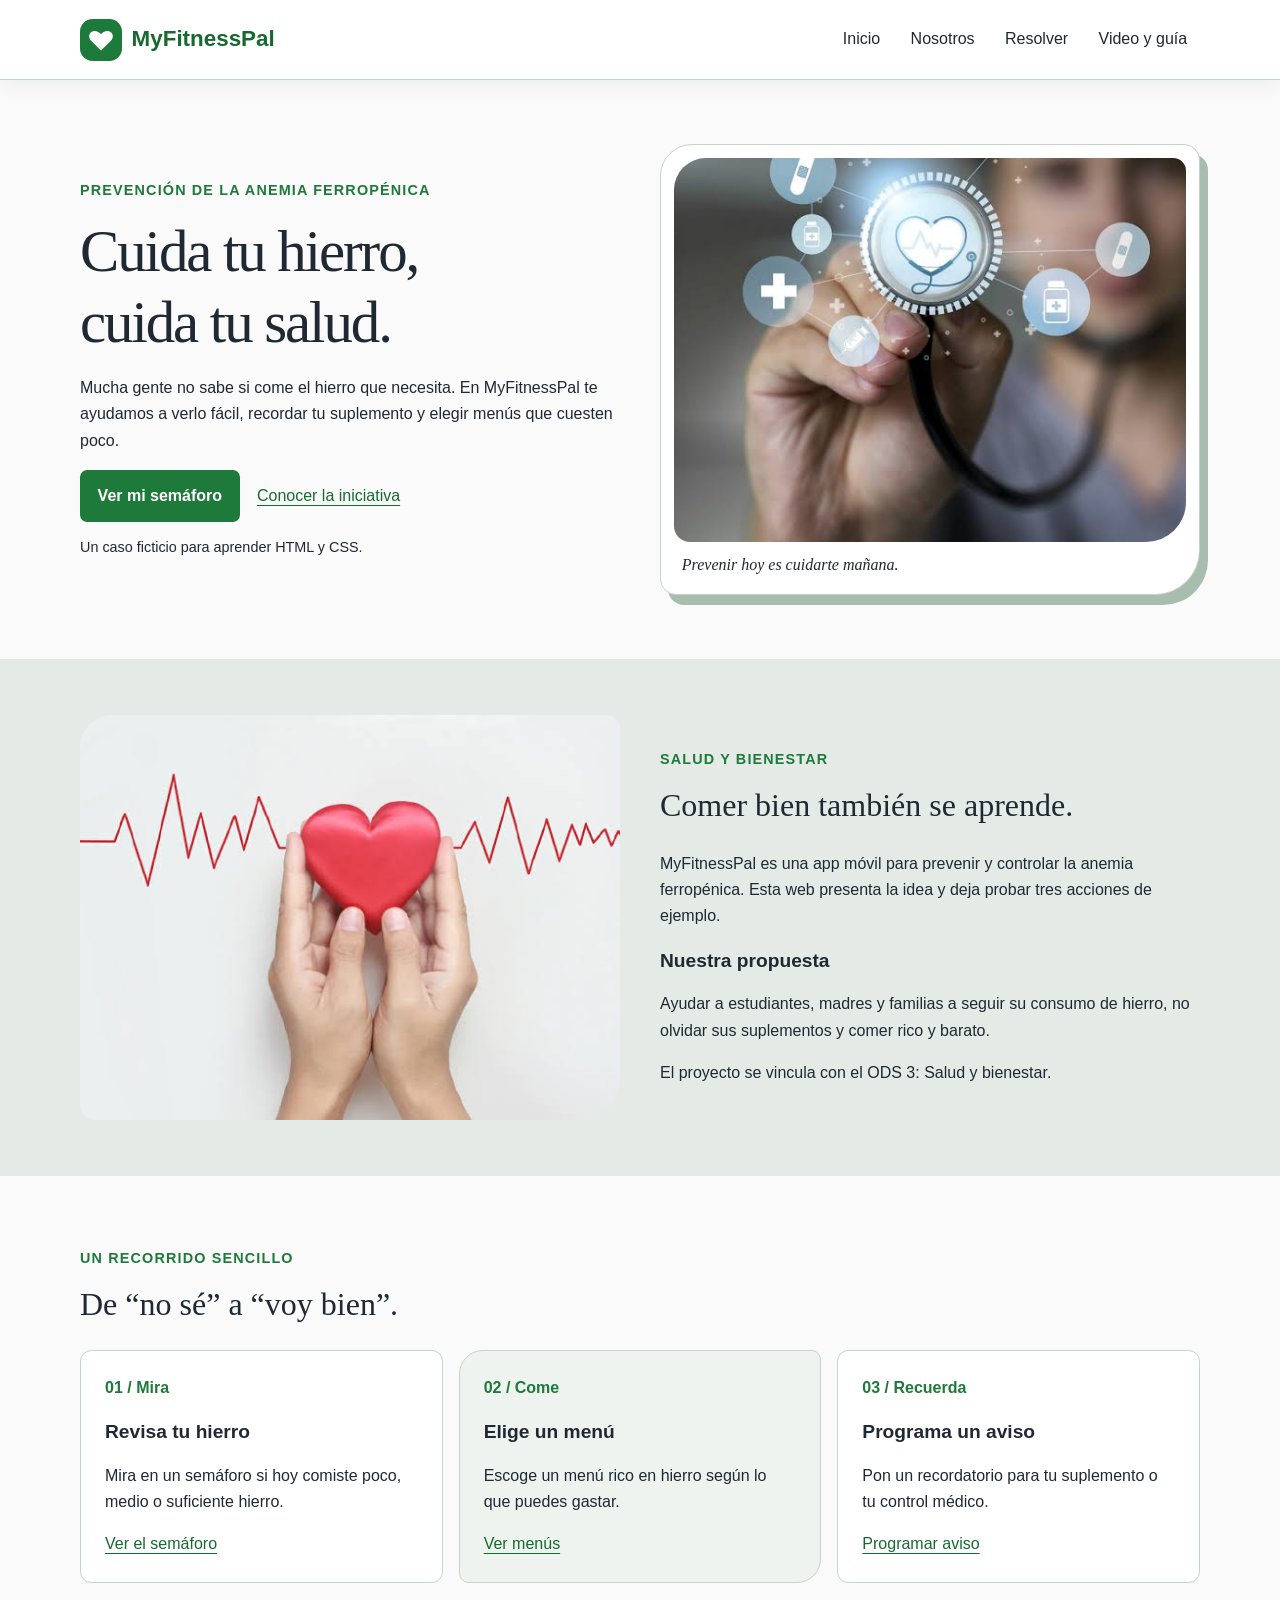
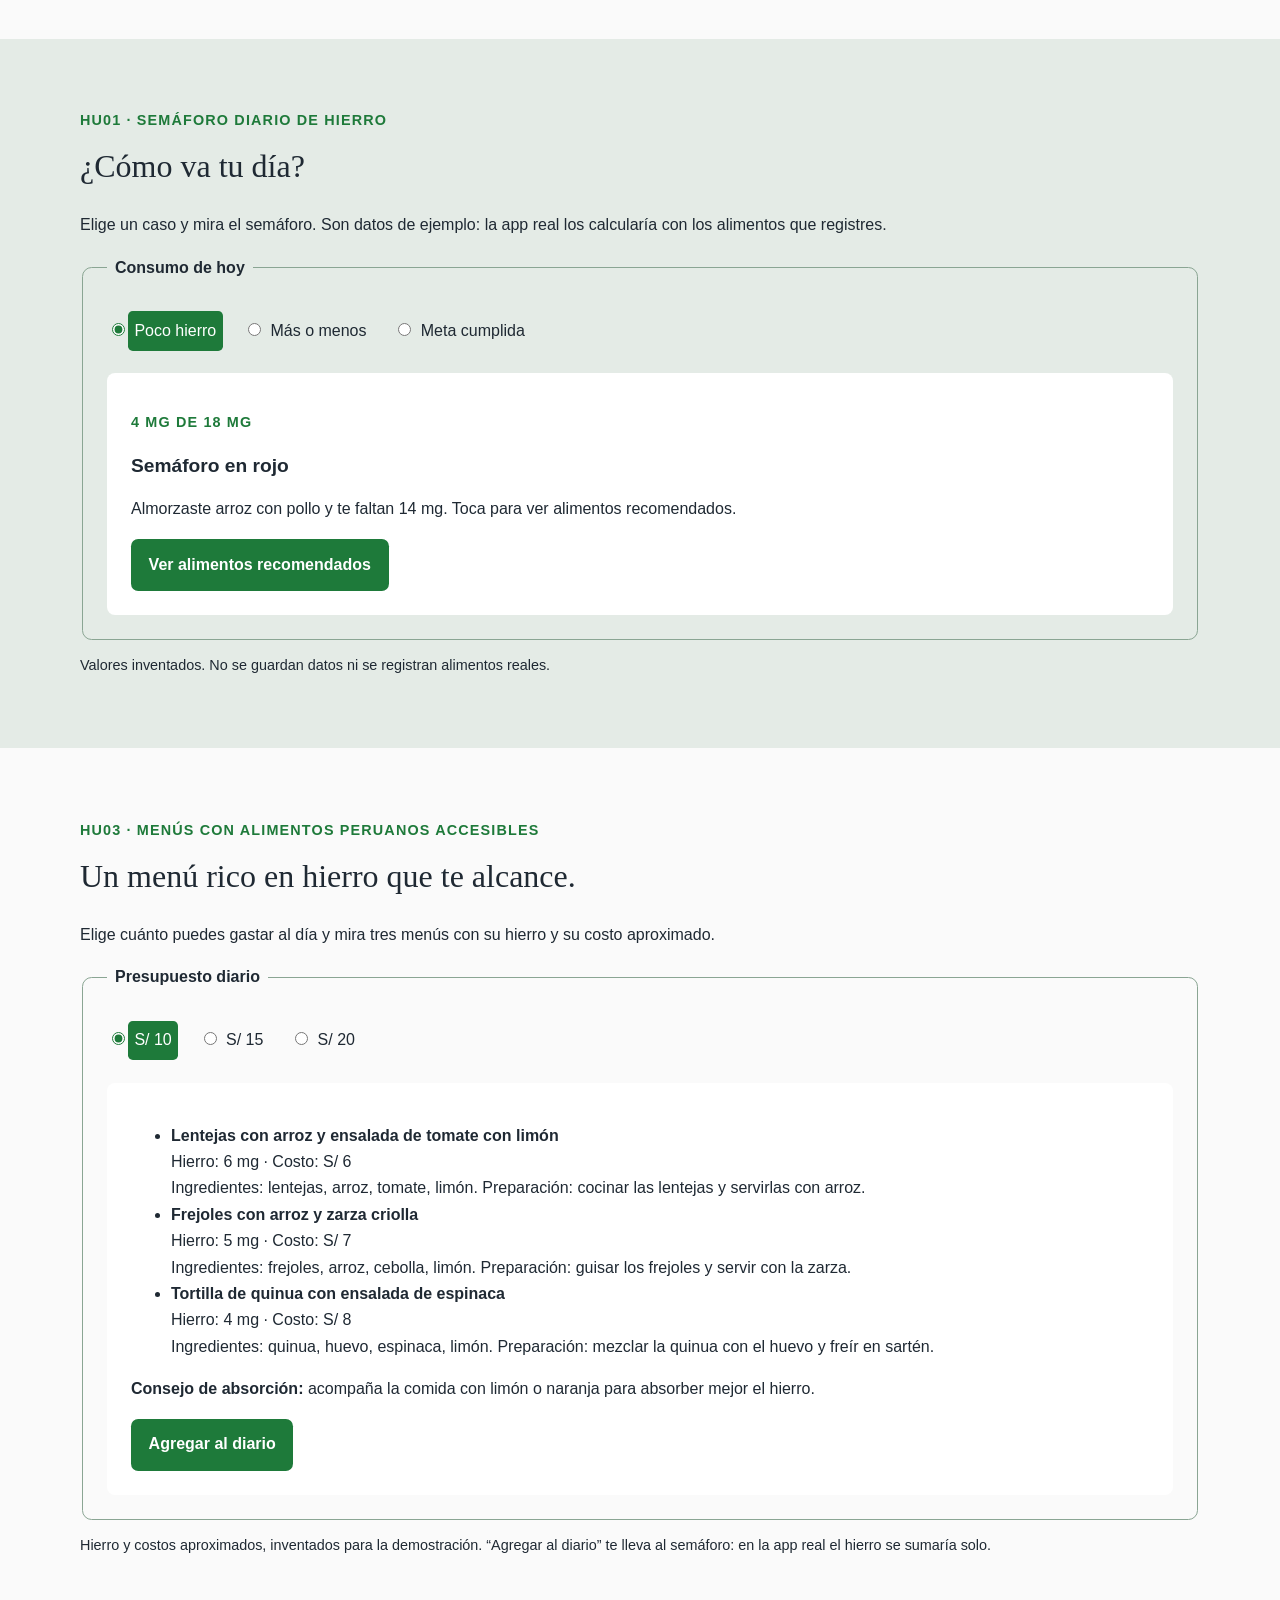
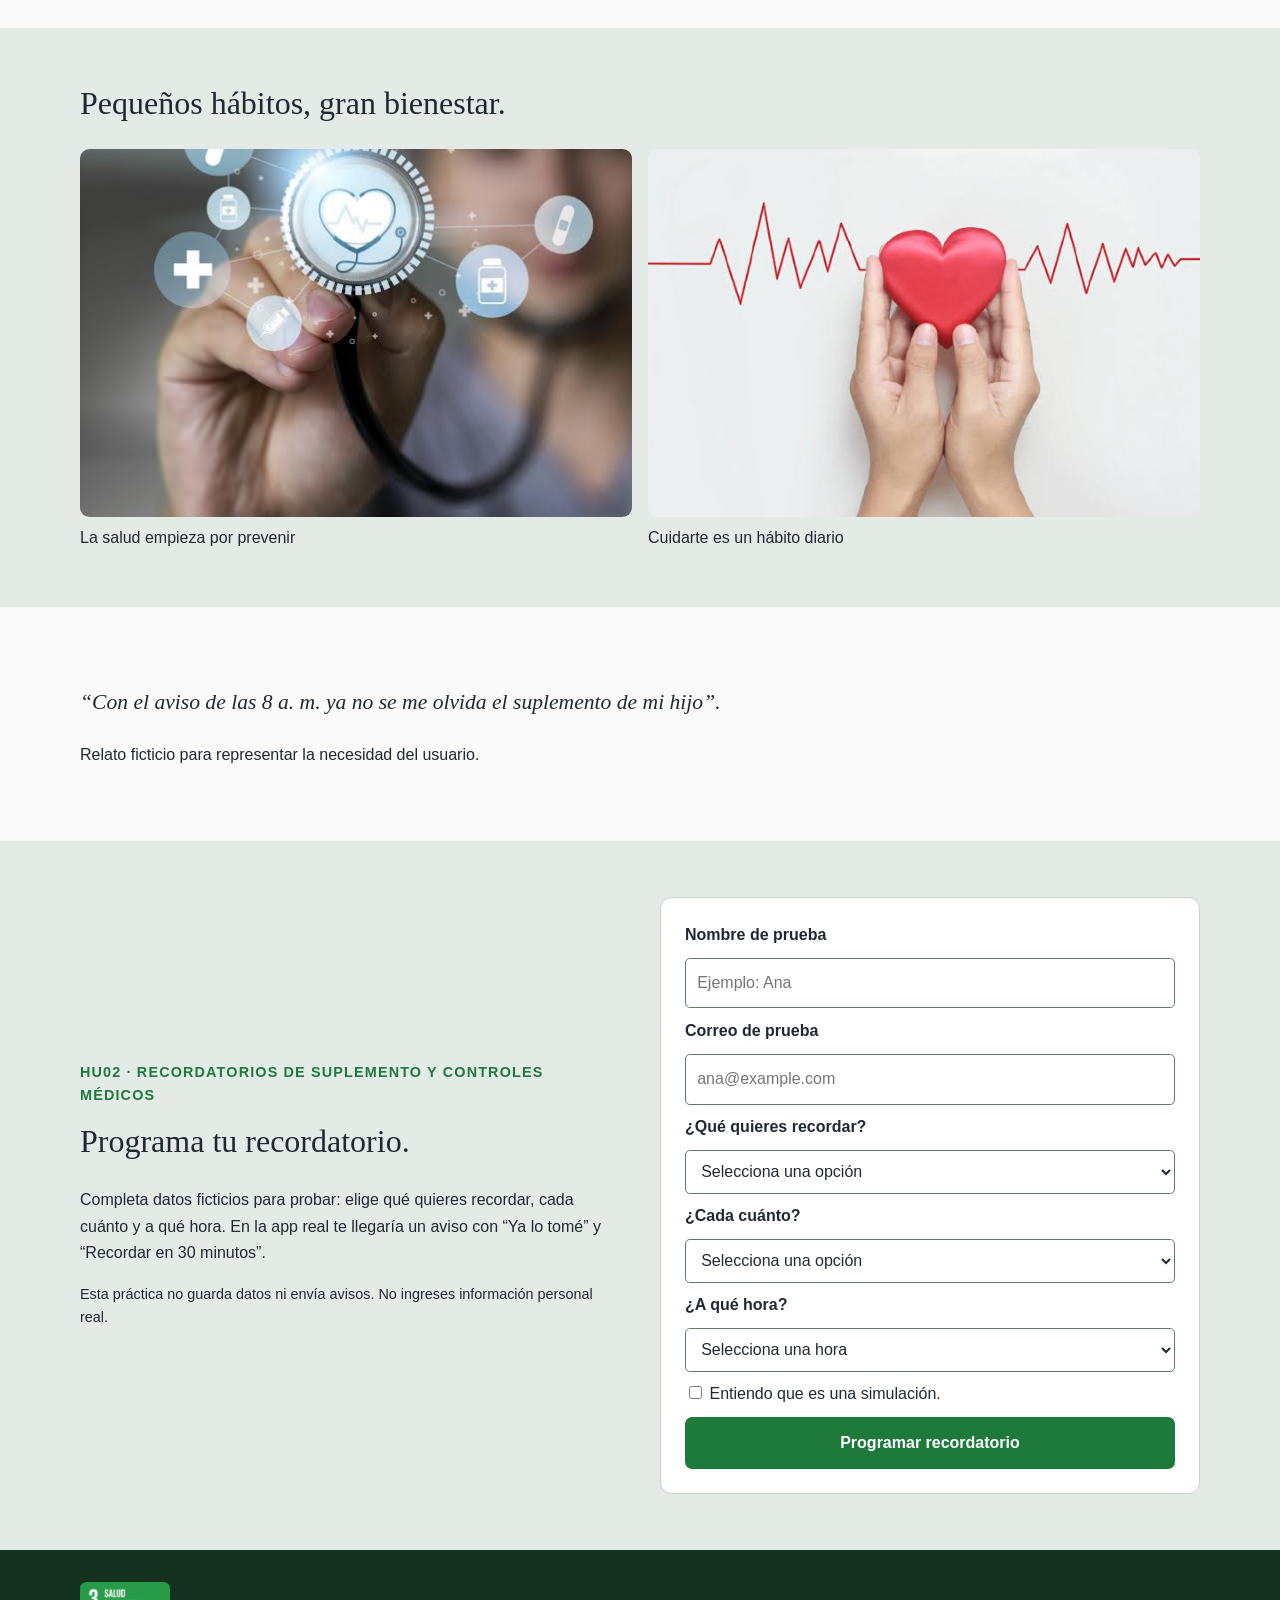
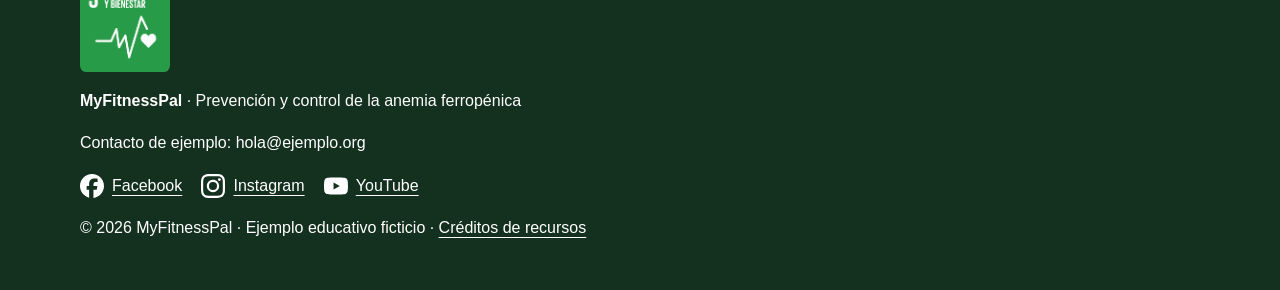
<file: myfitnesspal/web_site/index.html>
<!DOCTYPE html>
<html lang="es">

<head>
  <meta charset="UTF-8">
  <!-- PASO 1: permite que el navegador use el ancho real del celular. -->
  <meta name="viewport" content="width=device-width, initial-scale=1.0">
  <title>Inicio | MyFitnessPal</title>
  <!-- PASO 2: conectar este HTML con el archivo CSS compartido. -->
  <link rel="stylesheet" href="css/estilos.css">
  <!-- Este icono aparece en la pestaña del navegador. -->
  <link rel="icon" type="image/svg+xml" href="iconos/favicon.svg">

</head>

<body>
  <a class="saltar" href="#contenido">Saltar al contenido</a>
  <!-- PASO 3: este header permanece visible con position: sticky en CSS. -->
  <header class="cabecera">
    <div class="contenedor barra">
      <a class="marca" href="index.html"><img src="iconos/favicon.svg" alt="" width="42" height="42">MyFitnessPal</a>
      <button id="boton-menu" class="boton-menu" type="button" aria-expanded="false" aria-controls="navegacion"
        aria-label="Abrir menú">
        <span class="icono-menu" aria-hidden="true"></span><span id="texto-menu">Menú</span>
      </button>
      <!-- PASO 4: la lista principal se ordena horizontalmente con Flexbox. -->
      <nav id="navegacion" aria-label="Navegación principal">
        <ul class="menu">
          <li><a href="index.html#inicio">Inicio</a></li>
          <li><a href="index.html#nosotros">Nosotros</a></li>
          <li>
            <!-- details abre el submenú con clic, Enter o toque; no necesita JS. -->
            <details class="desplegable">
              <summary>Resolver</summary>
              <!-- Esta lista es el menú vertical desplegable: una opción por HU. -->
              <ul class="submenu">
                <li><a href="index.html#orientador">Semáforo de hierro</a></li>
                <li><a href="index.html#menus">Menús por presupuesto</a></li>
                <li><a href="index.html#contacto">Recordatorios</a></li>
              </ul>
            </details>
          </li>
          <li><a href="recursos.html">Video y guía</a></li>
        </ul>
      </nav>
    </div>
  </header>
  <main id="contenido">
    <!-- PASO 5: el inicio está en la sección, no en el header sticky. -->
    <section id="inicio" class="hero contenedor dos-columnas" aria-labelledby="titulo">
      <div>
        <p class="etiqueta">Prevención de la anemia ferropénica</p>
        <h1 id="titulo">Cuida tu hierro,<br>cuida tu salud.</h1>
        <p>Mucha gente no sabe si come el hierro que necesita. En MyFitnessPal te ayudamos a verlo fácil, recordar tu
          suplemento y elegir menús que cuesten poco.</p>
        <a class="boton" href="#orientador">Ver mi semáforo</a>
        <a class="enlace" href="recursos.html">Conocer la iniciativa</a>
        <p class="nota">Un caso ficticio para aprender HTML y CSS.</p>
      </div>
      <figure class="postal"><img class="foto" src="imagenes/imagenODS3.jpg"
          alt="Mano sosteniendo un estetoscopio digital con íconos de salud" width="554" height="554">
        <figcaption>Prevenir hoy es cuidarte mañana.</figcaption>
      </figure>
    </section>
    <section id="nosotros" class="seccion fondo">
      <div class="contenedor dos-columnas">
        <img class="foto" src="imagenes/image2s.jpg" alt="Manos sosteniendo un corazón rojo sobre una línea de latidos"
          width="739" height="415" loading="lazy">
        <div>
          <p class="etiqueta">Salud y bienestar</p>
          <h2>Comer bien también se aprende.</h2>
          <p>MyFitnessPal es una app móvil para prevenir y controlar la anemia ferropénica. Esta web presenta la idea y
            deja probar tres acciones de ejemplo.</p>
          <h3>Nuestra propuesta</h3>
          <p>Ayudar a estudiantes, madres y familias a seguir su consumo de hierro, no olvidar sus suplementos y comer
            rico y barato.</p>
          <p>El proyecto se vincula con el ODS 3: Salud y bienestar.</p>
        </div>
      </div>
    </section>
    <section id="servicios" class="seccion contenedor">
      <p class="etiqueta">Un recorrido sencillo</p>
      <h2>De “no sé” a “voy bien”.</h2>
      <div class="tarjetas">
        <article class="tarjeta"><span class="numero">01 / Mira</span>
          <h3>Revisa tu hierro</h3>
          <p>Mira en un semáforo si hoy comiste poco, medio o suficiente hierro.</p><a href="#orientador">Ver el
            semáforo</a>
        </article>
        <article class="tarjeta"><span class="numero">02 / Come</span>
          <h3>Elige un menú</h3>
          <p>Escoge un menú rico en hierro según lo que puedes gastar.</p><a href="#menus">Ver menús</a>
        </article>
        <article class="tarjeta"><span class="numero">03 / Recuerda</span>
          <h3>Programa un aviso</h3>
          <p>Pon un recordatorio para tu suplemento o tu control médico.</p><a href="#contacto">Programar aviso</a>
        </article>
      </div>
    </section>
    <section id="orientador" class="seccion fondo">
      <div class="contenedor">
        <p class="etiqueta">HU01 · Semáforo diario de hierro</p>
        <h2>¿Cómo va tu día?</h2>
        <p>Elige un caso y mira el semáforo. Son datos de ejemplo: la app real los calcularía con los alimentos que
          registres.</p>
        <!-- PASO 7: mismo name, distintos id. Los radios controlan paneles con CSS. -->
        <fieldset class="orientador">
          <legend>Consumo de hoy</legend>
          <input type="radio" name="consumo" id="rojo" checked><label for="rojo">Poco hierro</label>
          <input type="radio" name="consumo" id="amarillo"><label for="amarillo">Más o menos</label>
          <input type="radio" name="consumo" id="verde"><label for="verde">Meta cumplida</label>
          <div class="resultados">
            <div class="respuesta rojo">
              <p class="etiqueta">4 mg de 18 mg</p>
              <h3>Semáforo en rojo</h3>
              <p>Almorzaste arroz con pollo y te faltan 14 mg. Toca para ver alimentos recomendados.</p>
            </div>
            <div class="respuesta amarillo">
              <p class="etiqueta">12 mg de 18 mg</p>
              <h3>Semáforo en amarillo</h3>
              <p>Ya pasaste la mitad de tu meta. Te faltan 6 mg.</p>
            </div>
            <div class="respuesta verde">
              <p class="etiqueta">18 mg de 18 mg</p>
              <h3>Semáforo en verde</h3>
              <p>¡Meta cumplida! Hoy comiste el hierro que necesitas.</p>
            </div>
            <a class="boton" href="#menus">Ver alimentos recomendados</a>
          </div>
        </fieldset>
        <p class="nota">Valores inventados. No se guardan datos ni se registran alimentos reales.</p>
      </div>
    </section>
    <section id="menus" class="seccion contenedor">
      <p class="etiqueta">HU03 · Menús con alimentos peruanos accesibles</p>
      <h2>Un menú rico en hierro que te alcance.</h2>
      <p>Elige cuánto puedes gastar al día y mira tres menús con su hierro y su costo aproximado.</p>
      <fieldset class="orientador">
        <legend>Presupuesto diario</legend>
        <input type="radio" name="presupuesto" id="p10" checked><label for="p10">S/ 10</label>
        <input type="radio" name="presupuesto" id="p15"><label for="p15">S/ 15</label>
        <input type="radio" name="presupuesto" id="p20"><label for="p20">S/ 20</label>
        <div class="resultados">
          <div class="respuesta p10">
            <ul>
              <li><strong>Lentejas con arroz y ensalada de tomate con limón</strong><br>Hierro: 6 mg · Costo: S/
                6<br>Ingredientes: lentejas, arroz, tomate, limón. Preparación: cocinar las lentejas y servirlas con
                arroz.</li>
              <li><strong>Frejoles con arroz y zarza criolla</strong><br>Hierro: 5 mg · Costo: S/ 7<br>Ingredientes:
                frejoles, arroz, cebolla, limón. Preparación: guisar los frejoles y servir con la zarza.</li>
              <li><strong>Tortilla de quinua con ensalada de espinaca</strong><br>Hierro: 4 mg · Costo: S/
                8<br>Ingredientes: quinua, huevo, espinaca, limón. Preparación: mezclar la quinua con el huevo y freír
                en sartén.</li>
            </ul>
            <p><strong>Consejo de absorción:</strong> acompaña la comida con limón o naranja para absorber mejor el
              hierro.</p><a class="boton" href="#orientador">Agregar al diario</a>
          </div>
          <div class="respuesta p15">
            <ul>
              <li><strong>Sangrecita salteada con arroz</strong><br>Hierro: 11 mg · Costo: S/ 12<br>Ingredientes:
                sangrecita, cebolla, ají panca, arroz. Preparación: saltear la sangrecita con cebolla y ají.</li>
              <li><strong>Hígado encebollado con arroz y papa</strong><br>Hierro: 9 mg · Costo: S/ 13<br>Ingredientes:
                hígado, cebolla, arroz, papa. Preparación: dorar el hígado con cebolla a fuego alto.</li>
              <li><strong>Lentejas con pollo y ensalada de betarraga con naranja</strong><br>Hierro: 7 mg · Costo: S/
                14<br>Ingredientes: lentejas, pollo, betarraga, naranja. Preparación: cocinar las lentejas con el pollo
                desmenuzado.</li>
            </ul>
            <p><strong>Consejo de absorción:</strong> acompaña la comida con limón o naranja para absorber mejor el
              hierro.</p><a class="boton" href="#orientador">Agregar al diario</a>
          </div>
          <div class="respuesta p20">
            <ul>
              <li><strong>Sangrecita con quinua y ensalada con naranja</strong><br>Hierro: 12 mg · Costo: S/
                16<br>Ingredientes: sangrecita, quinua, tomate, naranja. Preparación: saltear la sangrecita y servir
                sobre la quinua.</li>
              <li><strong>Hígado a la plancha con quinua y ensalada con limón</strong><br>Hierro: 10 mg · Costo: S/
                18<br>Ingredientes: hígado, quinua, tomate, limón. Preparación: cocinar el hígado a la plancha con poco
                aceite.</li>
              <li><strong>Pallares con bonito y arroz</strong><br>Hierro: 6 mg · Costo: S/ 19<br>Ingredientes: pallares,
                bonito, arroz, ají amarillo. Preparación: guisar los pallares y agregar el bonito en trozos.</li>
            </ul>
            <p><strong>Consejo de absorción:</strong> acompaña la comida con limón o naranja para absorber mejor el
              hierro.</p><a class="boton" href="#orientador">Agregar al diario</a>
          </div>
        </div>
      </fieldset>
      <p class="nota">Hierro y costos aproximados, inventados para la demostración. “Agregar al diario” te lleva al
        semáforo: en la app real el hierro se sumaría solo.</p>
    </section>
    <section id="galeria" class="seccion fondo">
      <div class="contenedor">
        <h2>Pequeños hábitos, gran bienestar.</h2>
        <div class="galeria">
          <figure><img src="imagenes/imagenODS3.jpg" alt="Estetoscopio digital con íconos de salud" width="554"
              height="554" loading="lazy">
            <figcaption>La salud empieza por prevenir</figcaption>
          </figure>
          <figure><img src="imagenes/image2s.jpg" alt="Manos cuidando un corazón rojo" width="739" height="415"
              loading="lazy">
            <figcaption>Cuidarte es un hábito diario</figcaption>
          </figure>
        </div>
      </div>
    </section>
    <section id="testimonios" class="seccion contenedor">
      <blockquote>“Con el aviso de las 8 a. m. ya no se me olvida el suplemento de mi hijo”.</blockquote>
      <p>Relato ficticio para representar la necesidad del usuario.</p>
    </section>
    <section id="contacto" class="seccion fondo">
      <div class="contenedor dos-columnas">
        <div>
          <p class="etiqueta">HU02 · Recordatorios de suplemento y controles médicos</p>
          <h2>Programa tu recordatorio.</h2>
          <p>Completa datos ficticios para probar: elige qué quieres recordar, cada cuánto y a qué hora. En la app real
            te llegaría un aviso con “Ya lo tomé” y “Recordar en 30 minutos”.</p>
          <p class="nota">Esta práctica no guarda datos ni envía avisos. No ingreses información personal real.</p>
        </div>
        <!-- PASO 8: required valida campos. Sin name: no añadimos datos a la URL. -->
        <form action="confirmacion.html" method="get" class="formulario">
          <label for="nombre">Nombre de prueba</label><input id="nombre" type="text" required maxlength="60"
            placeholder="Ejemplo: Ana" autocomplete="off">
          <label for="correo">Correo de prueba</label><input id="correo" type="email" required
            placeholder="ana@example.com" autocomplete="off">
          <label for="tipo">¿Qué quieres recordar?</label><select id="tipo" required>
            <option value="">Selecciona una opción</option>
            <option>Suplemento de hierro</option>
            <option>Control de hemoglobina</option>
          </select>
          <label for="frecuencia">¿Cada cuánto?</label><select id="frecuencia" required>
            <option value="">Selecciona una opción</option>
            <option>Todos los días</option>
            <option>Cada semana</option>
            <option>Cada mes</option>
          </select>
          <label for="hora">¿A qué hora?</label><select id="hora" required>
            <option value="">Selecciona una hora</option>
            <option>8:00 a. m.</option>
            <option>12:00 m.</option>
            <option>8:00 p. m.</option>
          </select>
          <div><input id="acepto" type="checkbox" required> <label for="acepto">Entiendo que es una simulación.</label>
          </div>
          <button type="submit" class="boton">Programar recordatorio</button>
        </form>
      </div>
    </section>
  </main>
  <!-- PASO FINAL: pie compartido por las páginas del sitio. -->
  <footer class="pie">
    <div class="contenedor">
      <img class="ods" src="imagenes/S_SDG-goals_icons-individual-rgb-03.png"
        alt="Objetivo de Desarrollo Sostenible 3: Salud y bienestar" width="90" height="90">
      <p><strong>MyFitnessPal</strong> · Prevención y control de la anemia ferropénica</p>
      <p>Contacto de ejemplo: hola@ejemplo.org</p>
      <nav class="redes" aria-label="Redes sociales de referencia">
        <!-- Son páginas generales de las redes; reemplazar por cuentas del proyecto. -->
        <a href="https://www.facebook.com/" target="_blank" rel="noopener noreferrer"><img src="iconos/facebook.svg"
            alt="" width="24" height="24">Facebook</a>
        <a href="https://www.instagram.com/" target="_blank" rel="noopener noreferrer"><img src="iconos/instagram.svg"
            alt="" width="24" height="24">Instagram</a>
        <a href="https://www.youtube.com/" target="_blank" rel="noopener noreferrer"><img src="iconos/youtube.svg"
            alt="" width="24" height="24">YouTube</a>
      </nav>
      <p>© 2026 MyFitnessPal · Ejemplo educativo ficticio · <a href="FUENTES.txt">Créditos de recursos</a></p>
    </div>
  </footer>
   <script src="js/menu.js" defer></script>
</body>

</html>
</file>
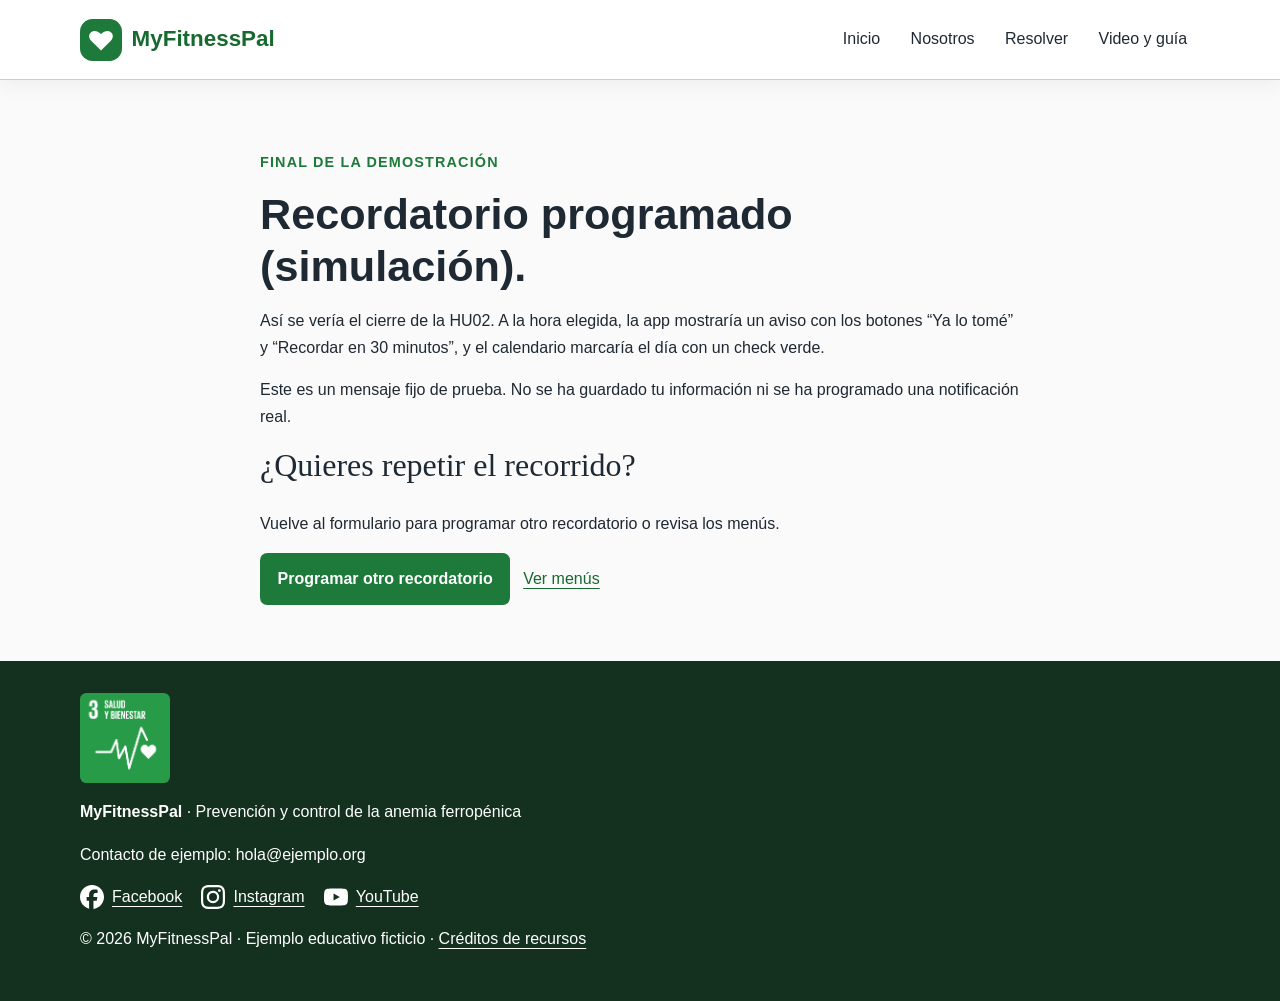
<file: myfitnesspal/web_site/confirmacion.html>
<!DOCTYPE html>
<html lang="es">

<head>
  <meta charset="UTF-8">
  <!-- PASO 1: permite que el navegador use el ancho real del celular. -->
  <meta name="viewport" content="width=device-width, initial-scale=1.0">
  <title>Recordatorio programado | MyFitnessPal</title>
  <!-- PASO 2: conectar este HTML con el archivo CSS compartido. -->
  <link rel="stylesheet" href="css/estilos.css">
  <!-- Este icono aparece en la pestaña del navegador. -->
  <link rel="icon" type="image/svg+xml" href="iconos/favicon.svg">
 
</head>

<body>
  <a class="saltar" href="#contenido">Saltar al contenido</a>
  <!-- PASO 3: este header permanece visible con position: sticky en CSS. -->
  <header class="cabecera">
    <div class="contenedor barra">
      <a class="marca" href="index.html"><img src="iconos/favicon.svg" alt="" width="42" height="42">MyFitnessPal</a>
  
      <button id="boton-menu" class="boton-menu" type="button" aria-expanded="false" aria-controls="navegacion"
        aria-label="Abrir menú">
        <span class="icono-menu" aria-hidden="true"></span><span id="texto-menu">Menú</span>
      </button>
          <!-- PASO 4: la lista principal se ordena horizontalmente con Flexbox. -->
           
      <nav id="navegacion" aria-label="Navegación principal">
          <ul class="menu">
            <li><a href="index.html#inicio">Inicio</a></li>
            <li><a href="index.html#nosotros">Nosotros</a></li>
            <li>
              <!-- details abre el submenú con clic, Enter o toque; no necesita JS. -->
              <details class="desplegable">
                <summary>Resolver</summary>
                <!-- Esta lista es el menú vertical desplegable: una opción por HU. -->
                <ul class="submenu">
                  <li><a href="index.html#orientador">Semáforo de hierro</a></li>
                  <li><a href="index.html#menus">Menús por presupuesto</a></li>
                  <li><a href="index.html#contacto">Recordatorios</a></li>
                </ul>
              </details>
            </li>
            <li><a href="recursos.html">Video y guía</a></li>
          </ul>
        </nav>
    </div>
  </header>
  <main id="contenido" class="contenedor seccion">
    <section class="confirmacion" aria-labelledby="confirmado">
      <p class="etiqueta">Final de la demostración</p>
      <h1 id="confirmado">Recordatorio programado (simulación).</h1>
      <p>Así se vería el cierre de la HU02. A la hora elegida, la app mostraría un aviso con los botones “Ya lo tomé” y
        “Recordar en 30 minutos”, y el calendario marcaría el día con un check verde.</p>
      <p>Este es un mensaje fijo de prueba. No se ha guardado tu información ni se ha programado una notificación real.
      </p>
      <h2>¿Quieres repetir el recorrido?</h2>
      <p>Vuelve al formulario para programar otro recordatorio o revisa los menús.</p><a class="boton"
        href="index.html#contacto">Programar otro recordatorio</a><a class="enlace" href="index.html#menus">Ver
        menús</a>
    </section>
  </main>
  <!-- PASO FINAL: pie compartido por las páginas del sitio. -->
  <footer class="pie">
    <div class="contenedor">
      <img class="ods" src="imagenes/S_SDG-goals_icons-individual-rgb-03.png"
        alt="Objetivo de Desarrollo Sostenible 3: Salud y bienestar" width="90" height="90">
      <p><strong>MyFitnessPal</strong> · Prevención y control de la anemia ferropénica</p>
      <p>Contacto de ejemplo: hola@ejemplo.org</p>
      <nav class="redes" aria-label="Redes sociales de referencia">
        <!-- Son páginas generales de las redes; reemplazar por cuentas del proyecto. -->
        <a href="https://www.facebook.com/" target="_blank" rel="noopener noreferrer"><img src="iconos/facebook.svg"
            alt="" width="24" height="24">Facebook</a>
        <a href="https://www.instagram.com/" target="_blank" rel="noopener noreferrer"><img src="iconos/instagram.svg"
            alt="" width="24" height="24">Instagram</a>
        <a href="https://www.youtube.com/" target="_blank" rel="noopener noreferrer"><img src="iconos/youtube.svg"
            alt="" width="24" height="24">YouTube</a>
      </nav>
      <p>© 2026 MyFitnessPal · Ejemplo educativo ficticio · <a href="FUENTES.txt">Créditos de recursos</a></p>
    </div>
  </footer>
   <script src="js/menu.js" defer></script>
</body>

</html>
</file>
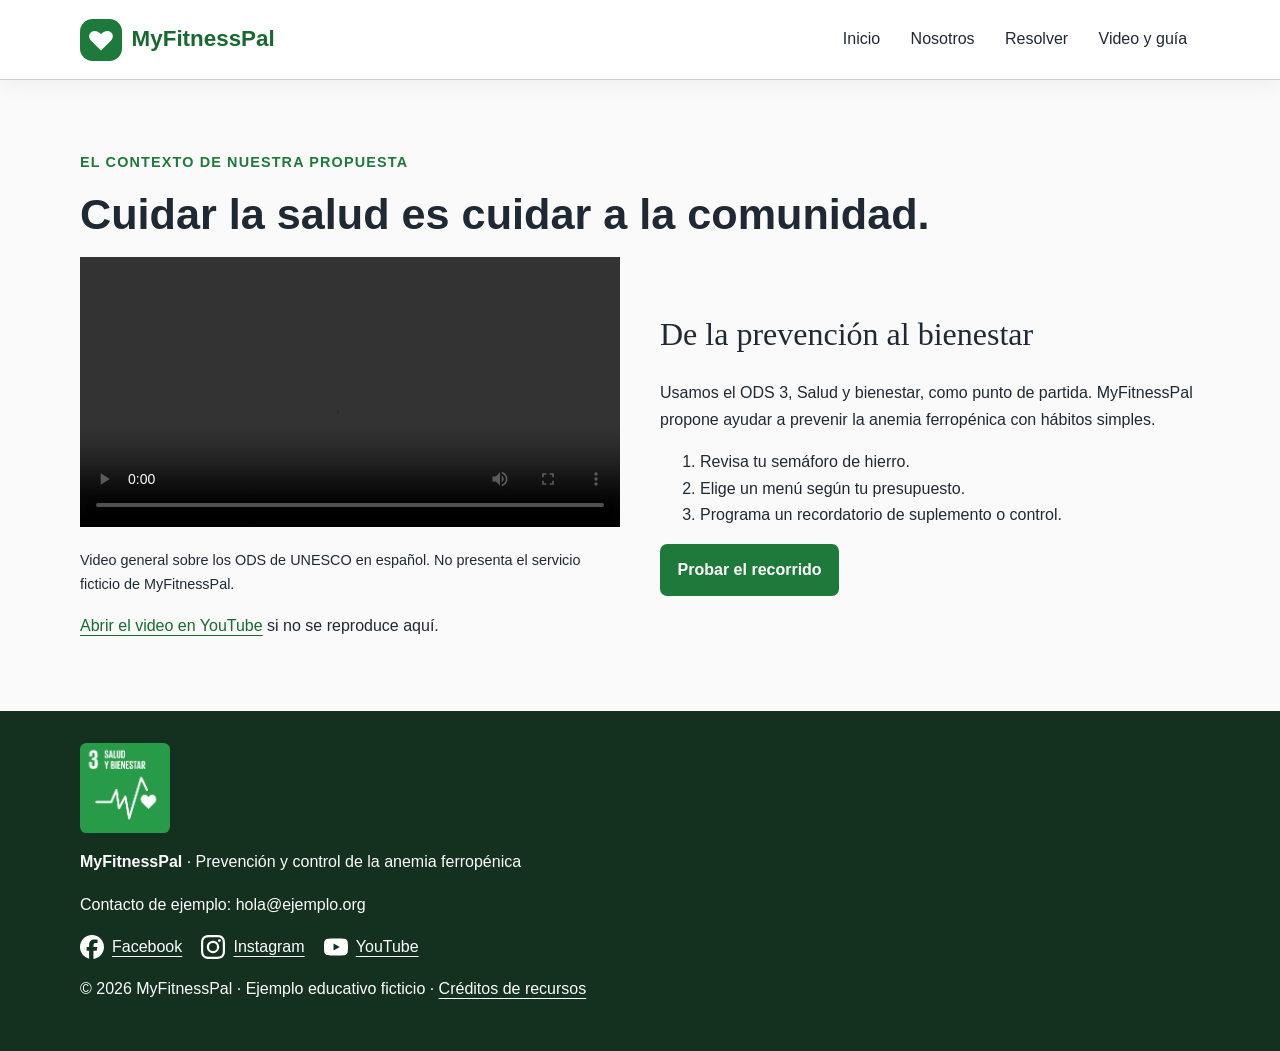
<file: myfitnesspal/web_site/recursos.html>
<!DOCTYPE html>
<html lang="es">

<head>
  <meta charset="UTF-8">
  <!-- PASO 1: permite que el navegador use el ancho real del celular. -->
  <meta name="viewport" content="width=device-width, initial-scale=1.0">
  <title>Video y guía | MyFitnessPal</title>
  <!-- PASO 2: conectar este HTML con el archivo CSS compartido. -->
  <link rel="stylesheet" href="css/estilos.css">
  <!-- Este icono aparece en la pestaña del navegador. -->
  <link rel="icon" type="image/svg+xml" href="iconos/favicon.svg">


</head>

<body>
  <a class="saltar" href="#contenido">Saltar al contenido</a>
  <!-- PASO 3: este header permanece visible con position: sticky en CSS. -->
  <header class="cabecera">
    <div class="contenedor barra">
      <a class="marca" href="index.html"><img src="iconos/favicon.svg" alt="" width="42" height="42">MyFitnessPal</a>
      <button id="boton-menu" class="boton-menu" type="button" aria-expanded="false" aria-controls="navegacion"
        aria-label="Abrir menú">
        <span class="icono-menu" aria-hidden="true"></span><span id="texto-menu">Menú</span>
      </button>
      <!-- PASO 4: la lista principal se ordena horizontalmente con Flexbox. -->
      <nav id="navegacion" aria-label="Navegación principal">
        <ul class="menu">
          <li><a href="index.html#inicio">Inicio</a></li>
          <li><a href="index.html#nosotros">Nosotros</a></li>
          <li>
            <!-- details abre el submenú con clic, Enter o toque; no necesita JS. -->
            <details class="desplegable">
              <summary>Resolver</summary>
              <!-- Esta lista es el menú vertical desplegable: una opción por HU. -->
              <ul class="submenu">
                <li><a href="index.html#orientador">Semáforo de hierro</a></li>
                <li><a href="index.html#menus">Menús por presupuesto</a></li>
                <li><a href="index.html#contacto">Recordatorios</a></li>
              </ul>
            </details>
          </li>
          <li><a href="recursos.html">Video y guía</a></li>
        </ul>
      </nav>
    </div>
  </header>
  <main id="contenido" class="contenedor seccion">
    <p class="etiqueta">El contexto de nuestra propuesta</p>
    <h1>Cuidar la salud es cuidar a la comunidad.</h1>
    <section class="dos-columnas" aria-labelledby="video-titulo">
      <div>
        <!-- PASO 9: video de referencia. El enlace alternativo siempre está disponible. -->
        <video src="videos/videoplayback.mp4"  width="100%" controls ></video>
        <p class="nota">Video general sobre los ODS de UNESCO en español. No presenta el servicio ficticio de
          MyFitnessPal.</p>
        <p><a href="https://www.youtube.com/watch?v=MCKH5xk8X-g" target="_blank" rel="noopener noreferrer">Abrir el
            video en YouTube</a> si no se reproduce aquí.</p>
      </div>
      <div>
        <h2 id="video-titulo">De la prevención al bienestar</h2>
        <p>Usamos el ODS 3, Salud y bienestar, como punto de partida. MyFitnessPal propone ayudar a prevenir la anemia
          ferropénica con hábitos simples.</p>
        <ol>
          <li>Revisa tu semáforo de hierro.</li>
          <li>Elige un menú según tu presupuesto.</li>
          <li>Programa un recordatorio de suplemento o control.</li>
        </ol><a class="boton" href="index.html#orientador">Probar el recorrido</a>
      </div>
    </section>
  </main>
  <!-- PASO FINAL: pie compartido por las páginas del sitio. -->
  <footer class="pie">
    <div class="contenedor">
      <img class="ods" src="imagenes/S_SDG-goals_icons-individual-rgb-03.png"
        alt="Objetivo de Desarrollo Sostenible 3: Salud y bienestar" width="90" height="90">
      <p><strong>MyFitnessPal</strong> · Prevención y control de la anemia ferropénica</p>
      <p>Contacto de ejemplo: hola@ejemplo.org</p>
      <nav class="redes" aria-label="Redes sociales de referencia">
        <!-- Son páginas generales de las redes; reemplazar por cuentas del proyecto. -->
        <a href="https://www.facebook.com/" target="_blank" rel="noopener noreferrer"><img src="iconos/facebook.svg"
            alt="" width="24" height="24">Facebook</a>
        <a href="https://www.instagram.com/" target="_blank" rel="noopener noreferrer"><img src="iconos/instagram.svg"
            alt="" width="24" height="24">Instagram</a>
        <a href="https://www.youtube.com/" target="_blank" rel="noopener noreferrer"><img src="iconos/youtube.svg"
            alt="" width="24" height="24">YouTube</a>
      </nav>
      <p>© 2026 MyFitnessPal · Ejemplo educativo ficticio · <a href="FUENTES.txt">Créditos de recursos</a></p>
    </div>
  </footer>
 <script src="js/menu.js" defer></script>
</body>

</html>
</file>
<file: myfitnesspal/web_site/css/estilos.css>
/* PASO 1. El ancho incluye padding y borde: facilita calcular tamaños. */
* { box-sizing: border-box; }
/* PASO 2. Estilos generales que heredan los textos. */
body { margin: 0; font-family: Arial, sans-serif; color: #1f2933; background: #fafafa; line-height: 1.65; }
h1, h2, h3 { line-height: 1.2; }
h1 { font-size: 2.7rem; margin: 0 0 1rem; }
h2 { font-size: 2rem; margin-top: 0; }
h3 { font-size: 1.2rem; }
a { color: #17692f; text-underline-offset: 4px; }
/* El foco visible permite recorrer la web con el teclado. */
a:focus-visible, button:focus-visible, summary:focus-visible, input:focus-visible, select:focus-visible { outline: 3px solid #263238; outline-offset: 4px; }
/* PASO 3. Nunca estirar una imagen más allá de su contenedor. */
img { max-width: 100%; height: auto; display: block; }
.contenedor { width: 92%; max-width: 1120px; margin: 0 auto; }
.seccion { padding: 3.5rem 0; }
.fondo { background: #e4ebe6; }
.etiqueta { font-weight: bold; color: #1e7a3a; font-size: .9rem; text-transform: uppercase; letter-spacing: .08em; }
.nota { font-size: .9rem; }
/* PASO 4. Flexbox alinea logo y navegación. wrap evita desbordamientos. */
.cabecera { background: white; border-bottom: 1px solid #c5d3c9; }
.barra { display: flex; align-items: center; justify-content: space-between; gap: 1rem; flex-wrap: wrap; padding: 1rem 0; }
.marca { display: flex; align-items: center; gap: .6rem; text-decoration: none; font-size: 1.4rem; font-weight: bold; }
.menu { display: flex; flex-wrap: wrap; align-items: center; gap: .3rem; list-style: none; margin: 0; padding: 0; }
.menu a, summary { display: block; padding: .65rem .8rem; color: #1f2933; cursor: pointer; }
.menu a { text-decoration: none; }
.menu a:hover, summary:hover { background: #d9e4dc; border-radius: .4rem; }
/* El menú acompaña al usuario al bajar por la página.
   sticky conserva su espacio: no hace falta compensar con padding en body.
   top: 0 lo mantiene pegado arriba; z-index evita que las fotos lo tapen. */
.cabecera { position: sticky; top: 0; z-index: 100; box-shadow: 0 4px 18px #14301f10; }
/* Dejar espacio al navegar con #id para que el header no tape el título. */
section[id], main[id] { scroll-margin-top: 130px; }
/* PASO 5. La lista interior es vertical. Solo details controla su apertura. */
.desplegable { position: relative; }
summary { list-style: revert; }
.submenu { position: absolute; top: 100%; left: 0; width: 230px; padding: .5rem; margin: .3rem 0 0; list-style: none; background: white; border: 1px solid #a9bdaf; border-radius: .5rem; box-shadow: 0 8px 20px #14301f20; z-index: 10; }
/* PASO 6. Dos columnas iguales: imagen y texto. minmax evita desborde. */
.dos-columnas { display: grid; grid-template-columns: repeat(2, minmax(0, 1fr)); gap: 2.5rem; align-items: center; }
.dos-columnas > * { min-width: 0; }
.hero { padding-top: 4rem; padding-bottom: 4rem; }
.foto { width: 100%; aspect-ratio: 4 / 3; object-fit: cover; border-radius: 2rem .8rem 2.5rem 1rem; }
/* PASO 7. Enlaces y botones con apariencia consistente. */
.boton { display: inline-block; padding: .8rem 1.1rem; background: #1e7a3a; color: white; border: 0; border-radius: .45rem; font: inherit; font-weight: bold; text-decoration: none; cursor: pointer; }
.boton:hover { background: #145a2a; }
.enlace { display: inline-block; margin: .8rem; }
/* PASO 8. Tres tarjetas en escritorio. */
.tarjetas { display: grid; grid-template-columns: repeat(3, minmax(0, 1fr)); gap: 1rem; }
.tarjeta { padding: 1.5rem; border: 1px solid #c5d3c9; border-radius: .7rem; background: white; }
.numero { color: #1e7a3a; font-weight: bold; }
.galeria { display: grid; grid-template-columns: repeat(2, minmax(0, 1fr)); gap: 1rem; }
figure { margin: 0; }
.galeria img { width: 100%; aspect-ratio: 3 / 2; object-fit: cover; border-radius: .6rem; }
figcaption { padding-top: .5rem; }
blockquote { margin-left: 0; font-size: 1.35rem; }
/* PASO 9. El orientador responde a los radios sin JavaScript. */
.orientador { border: 1px solid #8aa593; border-radius: .6rem; padding: 1.5rem; min-width: 0; }
legend { font-weight: bold; padding: 0 .5rem; }
.orientador > label { display: inline-block; margin: .4rem 1rem .4rem 0; padding: .4rem; cursor: pointer; }
.orientador > input:checked + label { background: #1e7a3a; color: white; border-radius: .3rem; }
.resultados { background: white; padding: 1.5rem; border-radius: .5rem; margin-top: 1rem; }
/* Primero ocultamos todos los paneles. */
.respuesta { display: none; }
/* ~ busca un hermano posterior. :checked identifica la opción marcada. */
#rojo:checked ~ .resultados .rojo,
#amarillo:checked ~ .resultados .amarillo,
#verde:checked ~ .resultados .verde,
#p10:checked ~ .resultados .p10,
#p15:checked ~ .resultados .p15,
#p20:checked ~ .resultados .p20 { display: block; }
/* PASO 10. Cada campo ocupa una fila del formulario. */
.formulario { display: grid; gap: .6rem; background: white; border: 1px solid #c5d3c9; padding: 1.5rem; border-radius: .7rem; }
.formulario > label { font-weight: bold; }
input[type="text"], input[type="email"], select, textarea { width: 100%; min-width: 0; font: inherit; padding: .7rem; border: 1px solid #5f7a68; border-radius: .3rem; background: white; color: #1f2933; }
input[type="radio"], input[type="checkbox"] { accent-color: #1e7a3a; }
/* PASO 11. La proporción del video se conserva a cualquier ancho. */
.video { width: 100%; aspect-ratio: 16 / 9; border: 0; display: block; }
.confirmacion { max-width: 760px; margin: 0 auto; }
.pie { background: #14301f; color: white; padding: 2rem 0; }
.pie a { color: white; }
.redes { display: flex; flex-wrap: wrap; gap: 1.2rem; }
.redes a { display: inline-flex; align-items: center; gap: .5rem; }
.redes img { filter: invert(1); }
.saltar { position: absolute; left: -9999px; }
.saltar:focus { left: 1rem; top: 1rem; padding: 1rem; background: white; z-index: 20; }
/* PASO 12. TABLET: estas reglas se aplican a 900 px o menos. */
@media (max-width: 900px) {
  .barra { gap: .4rem; }
  .tarjetas { grid-template-columns: repeat(2, minmax(0, 1fr)); }
  h1 { font-size: 2.2rem; }
}
/* PASO 13. CELULAR: cambiamos columnas por una sola columna. */
@media (max-width: 600px) {
  h1 { font-size: 1.9rem; }
  h2 { font-size: 1.6rem; }
  .dos-columnas, .tarjetas, .galeria { grid-template-columns: 1fr; }
  .dos-columnas { gap: 1.5rem; }
  .hero, .seccion { padding-top: 2.2rem; padding-bottom: 2.2rem; }
  .barra nav { width: 100%; }
  .menu { flex-direction: row; flex-wrap: wrap; gap: 0; }
  .menu a, summary { padding: .45rem .55rem; font-size: .95rem; }
  /* Conserva el desplegable vertical bajo Resolver y dentro de la pantalla. */
  .submenu { left: auto; right: 0; width: 205px; max-width: 85vw; max-height: 55vh; overflow-y: auto; }
  section[id], main[id] { scroll-margin-top: 190px; }
  .enlace { margin-left: 0; }
  .formulario, .orientador, .resultados { padding: 1rem; }
}

/* Paleta ODS 3 (salud): verde de acento, grises neutros y verde oscuro. */
.postal { background: #fff; padding: .8rem; border: 1px solid #c5d3c9;
  border-radius: 2rem 1rem 2.8rem 1rem; box-shadow: 8px 10px 0 #a9bdaf; }
.postal figcaption { padding: .6rem .5rem .2rem; font-family: Georgia, serif; font-style: italic; }
.hero h1 { font-family: Georgia, serif; font-weight: normal; font-size: clamp(2.2rem, 4.6vw, 3.8rem); letter-spacing: -.035em; }
h2 { font-family: Georgia, serif; font-weight: normal; }
.tarjeta:nth-child(2) { background: #eef3ef; border-radius: 1.5rem .6rem 1.5rem .6rem; }
blockquote { font-family: Georgia, serif; font-style: italic; max-width: 780px; }
textarea { resize: vertical; }
@media (max-width: 600px) {
  .barra { padding: .6rem 0; }
  .marca { font-size: 1.2rem; }
  .marca img { width: 30px; }
}

/* Logo del ODS 3 en el pie de página. */
.ods { width: 90px; height: 90px; border-radius: .4rem; margin-bottom: 1rem; }
/* ===== MENÚ RESPONSIVE (botón hamburguesa) ===== */
/* En escritorio el botón no se ve. */
.boton-menu { display: none; align-items: center; gap: .5rem; padding: .5rem .8rem; font: inherit; font-weight: bold; color: #1f2933; background: #e4ebe6; border: 1px solid #8aa593; border-radius: .4rem; cursor: pointer; }
.icono-menu, .icono-menu::before, .icono-menu::after { display: block; width: 20px; height: 2px; background: #1f2933; }
.icono-menu { position: relative; }
.icono-menu::before, .icono-menu::after { content: ""; position: absolute; left: 0; }
.icono-menu::before { top: -6px; }
.icono-menu::after { top: 6px; }
.boton-menu[aria-expanded="true"] .icono-menu { background: transparent; }
.boton-menu[aria-expanded="true"] .icono-menu::before { top: 0; transform: rotate(45deg); }
.boton-menu[aria-expanded="true"] .icono-menu::after { top: 0; transform: rotate(-45deg); }

@media (max-width: 600px) {
  .boton-menu { display: inline-flex; }
  .barra nav { width: 100%; }
  .barra nav[hidden] { display: none; }
  /* Menú vertical: un enlace por fila. */
  .menu { flex-direction: column; align-items: stretch; gap: 0; border-top: 1px solid #c5d3c9; }
  .menu a, summary { padding: .8rem .6rem; font-size: 1rem; }
  /* El submenú Resolver se abre hacia abajo, dentro del menú. */
  .submenu { position: static; width: auto; max-width: none; max-height: none; margin: 0 0 .5rem .8rem; box-shadow: none; }
  section[id], main[id] { scroll-margin-top: 90px; }
}
</file>
